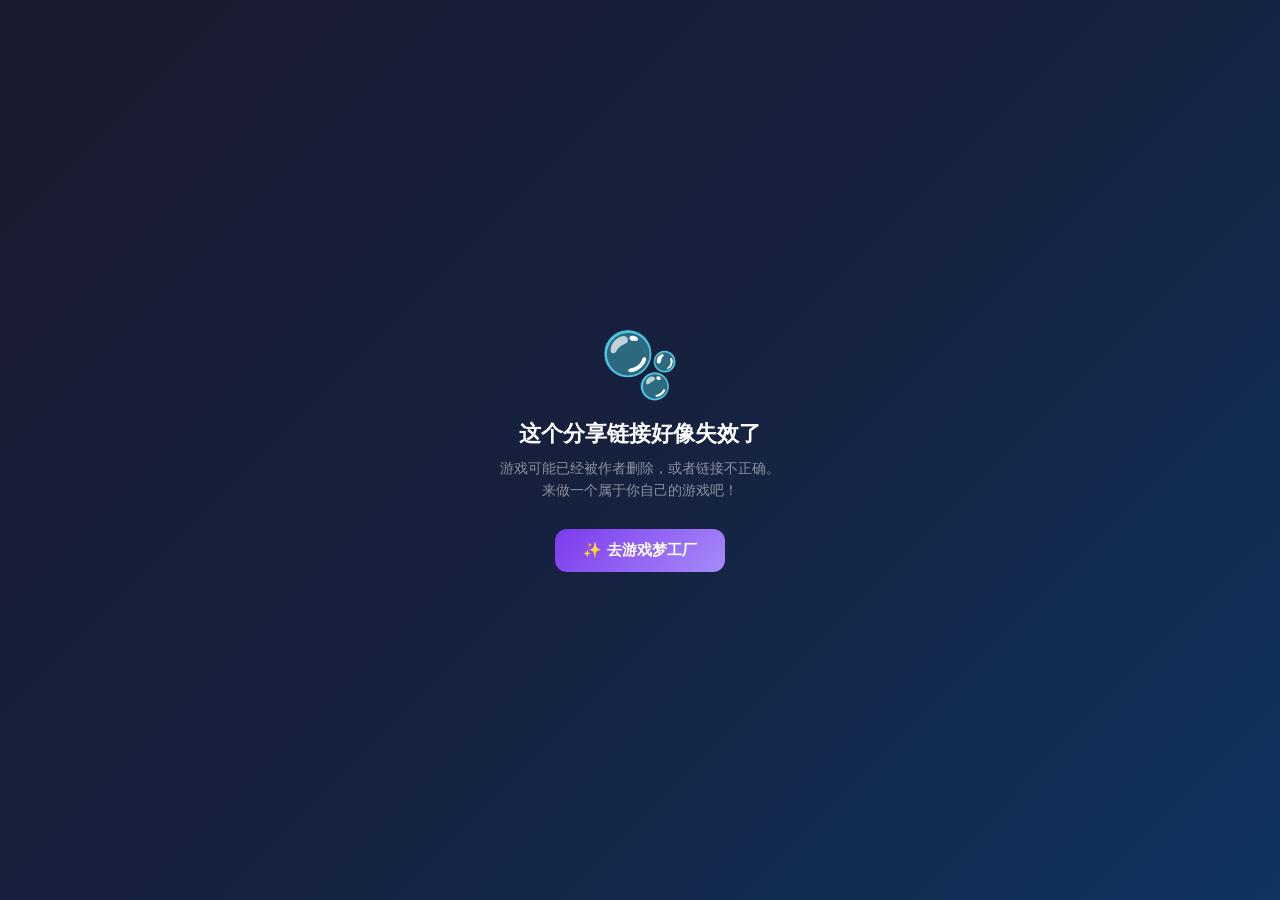
<file: app/templates/game_share_missing.html>
<!DOCTYPE html>
<html lang="zh-CN">
<head>
    <meta charset="UTF-8">
    <meta name="viewport" content="width=device-width, initial-scale=1.0">
    <title>游戏未找到 — AI 游戏梦工厂</title>
    <style>
        *,*::before,*::after{box-sizing:border-box;margin:0;padding:0}
        body{
            min-height:100vh;min-height:100dvh;display:flex;align-items:center;justify-content:center;
            font-family:-apple-system,BlinkMacSystemFont,"Segoe UI",Roboto,sans-serif;
            background:linear-gradient(135deg,#1a1a2e,#16213e,#0f3460);
            color:#fff;
        }
        .missing-card{
            text-align:center;padding:50px 30px;max-width:420px;
        }
        .missing-icon{font-size:64px;margin-bottom:16px}
        .missing-card h1{font-size:22px;margin-bottom:8px}
        .missing-card p{color:rgba(255,255,255,0.5);font-size:14px;line-height:1.6;margin-bottom:28px}
        .btn-home{
            display:inline-block;padding:12px 28px;
            background:linear-gradient(135deg,#7c3aed,#a78bfa);
            border:none;border-radius:12px;color:#fff;
            font-size:15px;font-weight:600;text-decoration:none;
            transition:all 0.2s;
        }
        .btn-home:hover{transform:translateY(-2px);box-shadow:0 6px 24px rgba(124,58,237,0.4)}
    </style>
</head>
<body>
    <div class="missing-card">
        <div class="missing-icon">🫧</div>
        <h1>这个分享链接好像失效了</h1>
        <p>游戏可能已经被作者删除，或者链接不正确。<br>来做一个属于你自己的游戏吧！</p>
        <a href="/" class="btn-home">✨ 去游戏梦工厂</a>
    </div>
</body>
</html>
</file>
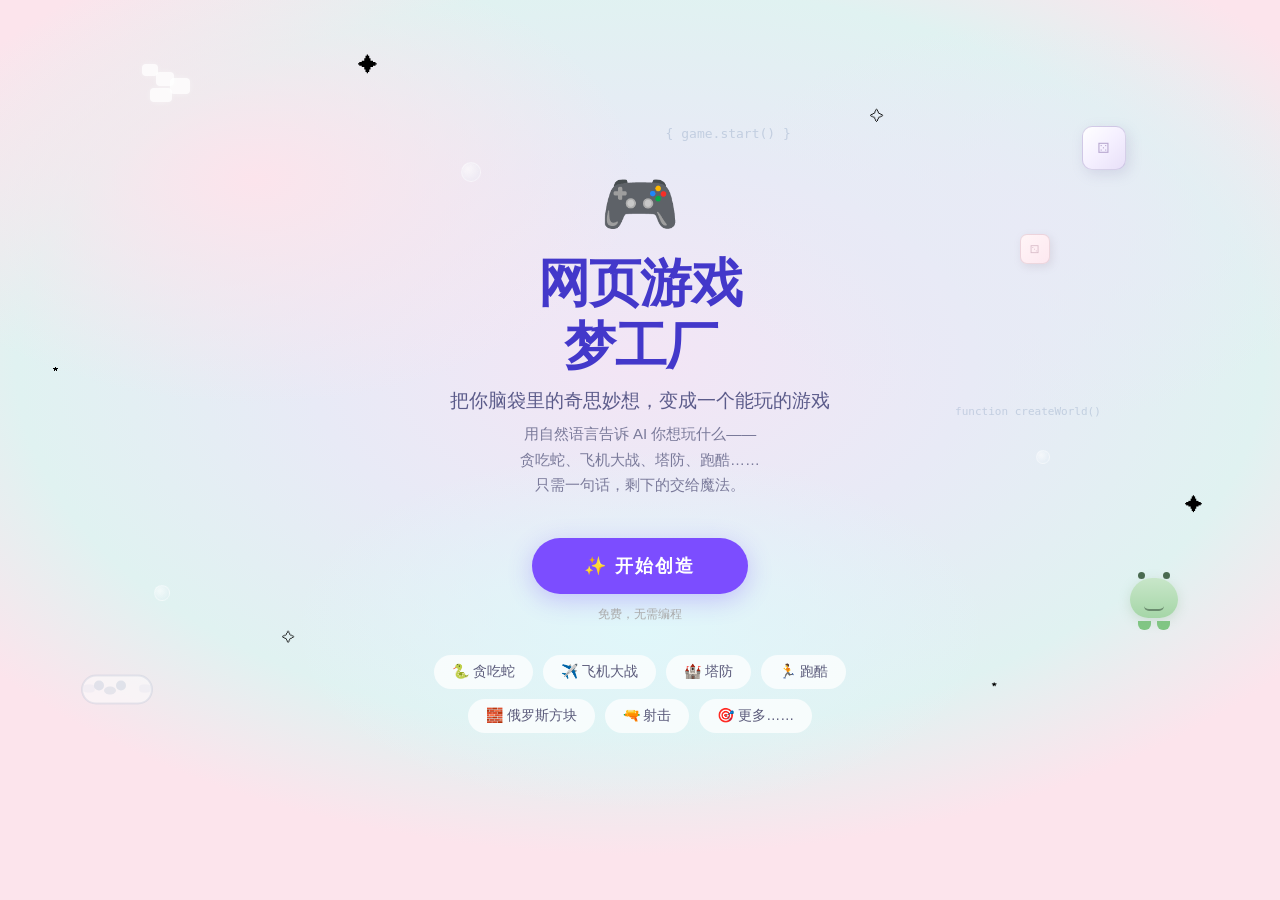
<file: app/templates/hero.html>
<!DOCTYPE html>
<html lang="zh-CN">
<head>
    <meta charset="UTF-8">
    <meta name="viewport" content="width=device-width, initial-scale=1.0">
    <title>网页游戏梦工厂 — 把你的想象变成游戏</title>
    <style>
        /* ═══════════════════════════════════════════
           MOBILE FIRST — dead simple, always visible
           ═══════════════════════════════════════════ */
        *, *::before, *::after { box-sizing: border-box; margin: 0; padding: 0; }

        body {
            font-family: "PingFang SC", "Noto Sans SC", -apple-system, BlinkMacSystemFont, "Segoe UI", Roboto, sans-serif;
            background: #e8eaf6;
            min-height: 100vh;
            min-height: 100dvh;
            display: flex;
            flex-direction: column;
            align-items: center;
            justify-content: center;
            text-align: center;
            padding: 40px 20px;
            -webkit-font-smoothing: antialiased;
        }

        .emblem {
            font-size: 52px;
            margin-bottom: 10px;
            animation: bob 3s ease-in-out infinite;
        }
        @keyframes bob {
            0%, 100% { transform: translateY(0); }
            50% { transform: translateY(-8px); }
        }

        h1 {
            font-size: 36px;
            font-weight: 800;
            color: #4338ca;
            line-height: 1.2;
            margin-bottom: 10px;
        }

        .subtitle {
            font-size: 16px;
            color: #5b5b8a;
            margin-bottom: 6px;
            line-height: 1.5;
        }

        .desc {
            font-size: 14px;
            color: #7a7a9a;
            margin-bottom: 32px;
            line-height: 1.7;
            max-width: 420px;
        }

        .btn {
            display: inline-block;
            padding: 15px 44px;
            font-size: 17px;
            font-weight: 700;
            color: #fff;
            background: #7c4dff;
            border-radius: 50px;
            text-decoration: none;
            letter-spacing: 2px;
            box-shadow: 0 6px 24px rgba(124, 77, 255, 0.3);
            transition: transform 0.2s, box-shadow 0.3s;
            -webkit-tap-highlight-color: transparent;
        }
        .btn:active { transform: scale(0.96); }

        .hint {
            margin-top: 12px;
            font-size: 12px;
            color: #aaa;
        }

        .pills {
            display: flex;
            flex-wrap: wrap;
            justify-content: center;
            gap: 8px;
            margin-top: 28px;
            max-width: 440px;
        }
        .pill {
            padding: 7px 15px;
            border-radius: 20px;
            font-size: 13px;
            font-weight: 500;
            background: rgba(255,255,255,0.75);
            color: #5a5a7a;
            white-space: nowrap;
        }

        /* 所有装饰元素 — 手机端隐藏 */
        .deco, .star, .bubble, .code-frag { display: none; }

        /* ═══════════════════════════════════════════
           DESKTOP — fancy, playful, animated
           ═══════════════════════════════════════════ */
        @media (min-width: 768px) {
            body {
                background:
                    radial-gradient(ellipse 60% 50% at 20% 20%, #fce4ec 0%, transparent 50%),
                    radial-gradient(ellipse 50% 45% at 80% 25%, #e8eaf6 0%, transparent 50%),
                    radial-gradient(ellipse 55% 40% at 50% 70%, #e0f7fa 0%, transparent 50%),
                    radial-gradient(ellipse 65% 55% at 50% 40%, #f3e5f5 0%, #e8eaf6 40%, #e0f2f1 75%, #fce4ec 100%);
                padding: 50px 30px;
                position: relative;
                overflow: hidden;
            }

            .emblem { font-size: 64px; }
            h1 { font-size: 52px; letter-spacing: -1px; }
            .subtitle { font-size: 19px; }
            .desc { font-size: 15px; margin-bottom: 40px; }
            .btn { padding: 16px 52px; font-size: 18px; }
            .btn:hover {
                transform: translateY(-3px);
                box-shadow: 0 10px 36px rgba(124, 77, 255, 0.45);
            }
            .pill { padding: 8px 18px; font-size: 14px; }
            .pill:hover {
                background: rgba(255,255,255,0.95);
                transform: translateY(-2px);
                box-shadow: 0 4px 12px rgba(0,0,0,0.06);
            }
            .pills { gap: 10px; margin-top: 32px; }

            /* ── 漂浮元素 ── */
            .deco {
                display: block;
                position: absolute;
                pointer-events: none;
            }

            /* 像素云 */
            .pixel-cloud {
                top: 8%; left: 10%;
                animation: floatCloud 7s ease-in-out infinite;
            }
            .pixel-cloud .c {
                position: absolute;
                background: #fff;
                border-radius: 4px;
                opacity: 0.8;
                box-shadow: 0 0 10px rgba(255,255,255,0.5);
            }
            .c1 { width: 18px; height: 14px; top: 0; left: 28px; }
            .c2 { width: 16px; height: 12px; top: -8px; left: 14px; }
            .c3 { width: 20px; height: 16px; top: 6px; left: 42px; }
            .c4 { width: 22px; height: 14px; top: 16px; left: 22px; }
            @keyframes floatCloud {
                0%, 100% { transform: translate(0, 0); }
                25% { transform: translate(20px, -12px); }
                50% { transform: translate(-10px, -18px); }
                75% { transform: translate(-16px, -4px); }
            }

            /* 骰子 */
            .dice1 {
                top: 14%; right: 12%;
                width: 44px; height: 44px;
                background: linear-gradient(135deg, #fff, #f5f0ff, #e8e0f8);
                border-radius: 10px;
                border: 1.5px solid rgba(180, 170, 210, 0.5);
                box-shadow: 3px 4px 14px rgba(130, 120, 170, 0.2);
                display: flex; align-items: center; justify-content: center;
                font-size: 18px; color: #b8a8d0;
                animation: floatDice 6s ease-in-out infinite;
            }
            .dice1::after { content: "⚄"; }
            .dice2 {
                top: 26%; right: 18%;
                width: 30px; height: 30px;
                background: linear-gradient(135deg, #fff5f7, #fde8f0);
                border-radius: 7px;
                border: 1px solid rgba(220, 190, 200, 0.5);
                box-shadow: 2px 3px 8px rgba(150, 130, 145, 0.18);
                display: flex; align-items: center; justify-content: center;
                font-size: 14px; color: #d8bcc8;
                animation: floatDice 7s ease-in-out infinite;
                animation-delay: -2s;
            }
            .dice2::after { content: "⚂"; }
            @keyframes floatDice {
                0%, 100% { transform: translateY(0) rotate(0deg); }
                33% { transform: translateY(-16px) rotate(8deg); }
                66% { transform: translateY(-6px) rotate(-5deg); }
            }

            /* 游戏手柄 */
            .gamepad {
                bottom: 20%; left: 6%;
                animation: floatDice 8s ease-in-out infinite;
                animation-delay: -3s;
            }
            .gamepad svg { width: 80px; height: 55px; }

            /* 小怪物 */
            .monster {
                bottom: 30%; right: 8%;
                animation: floatDice 7.5s ease-in-out infinite;
                animation-delay: -1s;
            }
            .monster-body {
                width: 48px; height: 40px;
                background: linear-gradient(180deg, #c8e6c9, #a5d6a7);
                border-radius: 24px 24px 20px 20px;
                position: relative;
                box-shadow: 0 3px 12px rgba(140, 180, 140, 0.3);
            }
            .monster-body::before,
            .monster-body::after {
                content: "";
                position: absolute; top: -6px;
                width: 7px; height: 7px;
                background: #4a6a50; border-radius: 50%;
            }
            .monster-body::before { left: 8px; }
            .monster-body::after { right: 8px; }
            .monster-mouth {
                position: absolute;
                bottom: 7px; left: 14px; right: 14px;
                height: 5px;
                border-bottom: 2px solid #6a8b6e;
                border-radius: 0 0 6px 6px;
            }
            .monster-feet {
                display: flex; gap: 6px; justify-content: center; margin-top: 3px;
            }
            .monster-feet span {
                width: 13px; height: 9px;
                background: #81c784;
                border-radius: 0 0 6px 6px;
            }

            /* 星星 */
            .star {
                position: absolute;
                animation: twinkleStar var(--d, 3s) ease-in-out infinite;
                animation-delay: var(--dl, 0s);
                pointer-events: none;
            }
            @keyframes twinkleStar {
                0%, 100% { opacity: 0.3; transform: scale(0.7); }
                50% { opacity: 1; transform: scale(1.3); }
            }

            /* 泡泡 */
            .bubble {
                position: absolute;
                border-radius: 50%;
                background: radial-gradient(circle at 35% 35%, rgba(255,255,255,0.6), rgba(200,220,240,0.15));
                border: 1px solid rgba(255,255,255,0.4);
                pointer-events: none;
                animation: floatDice 8.5s ease-in-out infinite;
            }

            /* 代码片段 */
            .code-frag {
                position: absolute;
                font-family: "SF Mono", "Fira Code", Consolas, monospace;
                font-size: 13px;
                color: rgba(150, 170, 200, 0.45);
                white-space: nowrap;
                pointer-events: none;
                animation: floatCloud 10s ease-in-out infinite;
            }
        }
    </style>
</head>
<body>

    <!-- ══ 桌面端漂浮元素 ══ -->
    <div class="deco pixel-cloud">
        <div class="c c1"></div><div class="c c2"></div><div class="c c3"></div><div class="c c4"></div>
    </div>
    <div class="deco dice1"></div>
    <div class="deco dice2"></div>
    <div class="deco gamepad">
        <svg viewBox="0 0 80 50">
            <rect x="5" y="12" width="70" height="28" rx="14" fill="rgba(255,255,255,0.5)" stroke="rgba(180,190,210,0.3)" stroke-width="2"/>
            <circle cx="22" cy="22" r="5" fill="rgba(170,185,205,0.3)"/>
            <circle cx="44" cy="22" r="5" fill="rgba(170,185,205,0.3)"/>
            <ellipse cx="33" cy="27" rx="6" ry="4" fill="rgba(170,185,205,0.25)"/>
            <rect x="6" y="21" width="12" height="8" rx="4" fill="rgba(200,210,225,0.15)"/>
            <rect x="62" y="21" width="12" height="8" rx="4" fill="rgba(200,210,225,0.15)"/>
        </svg>
    </div>
    <div class="deco monster">
        <div class="monster-body"><div class="monster-mouth"></div></div>
        <div class="monster-feet"><span></span><span></span></div>
    </div>

    <span class="deco star" style="top: 6%; left: 28%; font-size: 20px; --d: 3s; --dl: 0s;">✦</span>
    <span class="deco star" style="top: 12%; left: 68%; font-size: 14px; --d: 3.5s; --dl: 0.6s;">✧</span>
    <span class="deco star" style="top: 40%; left: 4%; font-size: 16px; --d: 3.8s; --dl: 1.2s;">⋆</span>
    <span class="deco star" style="top: 55%; right: 6%; font-size: 18px; --d: 3.2s; --dl: 0.3s;">✦</span>
    <span class="deco star" style="top: 70%; left: 22%; font-size: 13px; --d: 4s; --dl: 0.9s;">✧</span>
    <span class="deco star" style="top: 75%; right: 22%; font-size: 15px; --d: 3.6s; --dl: 1.8s;">⋆</span>

    <div class="deco bubble" style="width: 20px; height: 20px; top: 18%; left: 36%;"></div>
    <div class="deco bubble" style="width: 14px; height: 14px; top: 50%; right: 18%; animation-delay: -2s;"></div>
    <div class="deco bubble" style="width: 16px; height: 16px; top: 65%; left: 12%; animation-delay: -4s;"></div>

    <div class="deco code-frag" style="top: 14%; left: 52%;">{ game.start() }</div>
    <div class="deco code-frag" style="top: 45%; right: 14%; animation-delay: -3s; font-size: 11px;">function createWorld()</div>

    <!-- ══ 主内容 ══ -->
    <div class="emblem">🎮</div>
    <h1>网页游戏<br>梦工厂</h1>
    <p class="subtitle">把你脑袋里的奇思妙想，变成一个能玩的游戏</p>
    <p class="desc">用自然语言告诉 AI 你想玩什么——<br>贪吃蛇、飞机大战、塔防、跑酷……<br>只需一句话，剩下的交给魔法。</p>

    <a href="/game/create" class="btn">✨ 开始创造</a>
    <p class="hint">免费，无需编程</p>

    <div class="pills">
        <span class="pill">🐍 贪吃蛇</span>
        <span class="pill">✈️ 飞机大战</span>
        <span class="pill">🏰 塔防</span>
        <span class="pill">🏃 跑酷</span>
        <span class="pill">🧱 俄罗斯方块</span>
        <span class="pill">🔫 射击</span>
        <span class="pill">🎯 更多……</span>
    </div>

</body>
</html>
</file>
